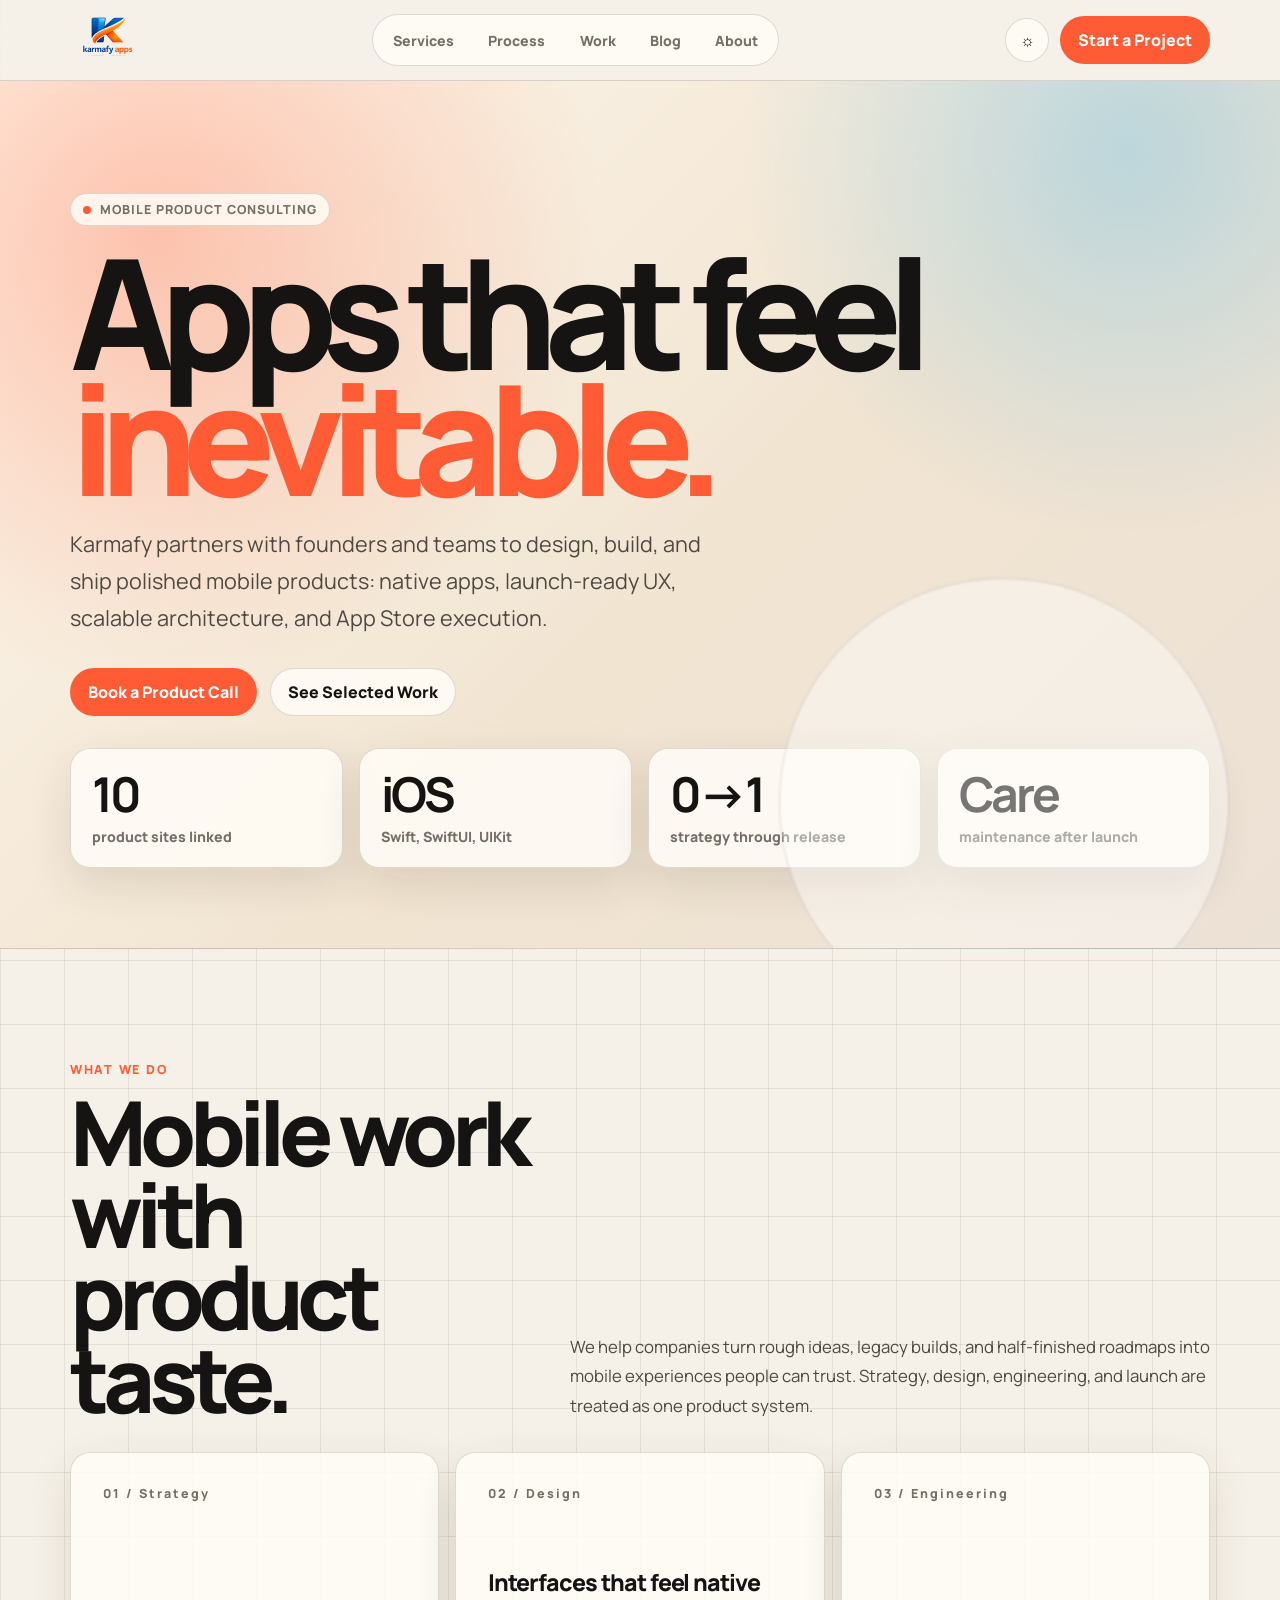
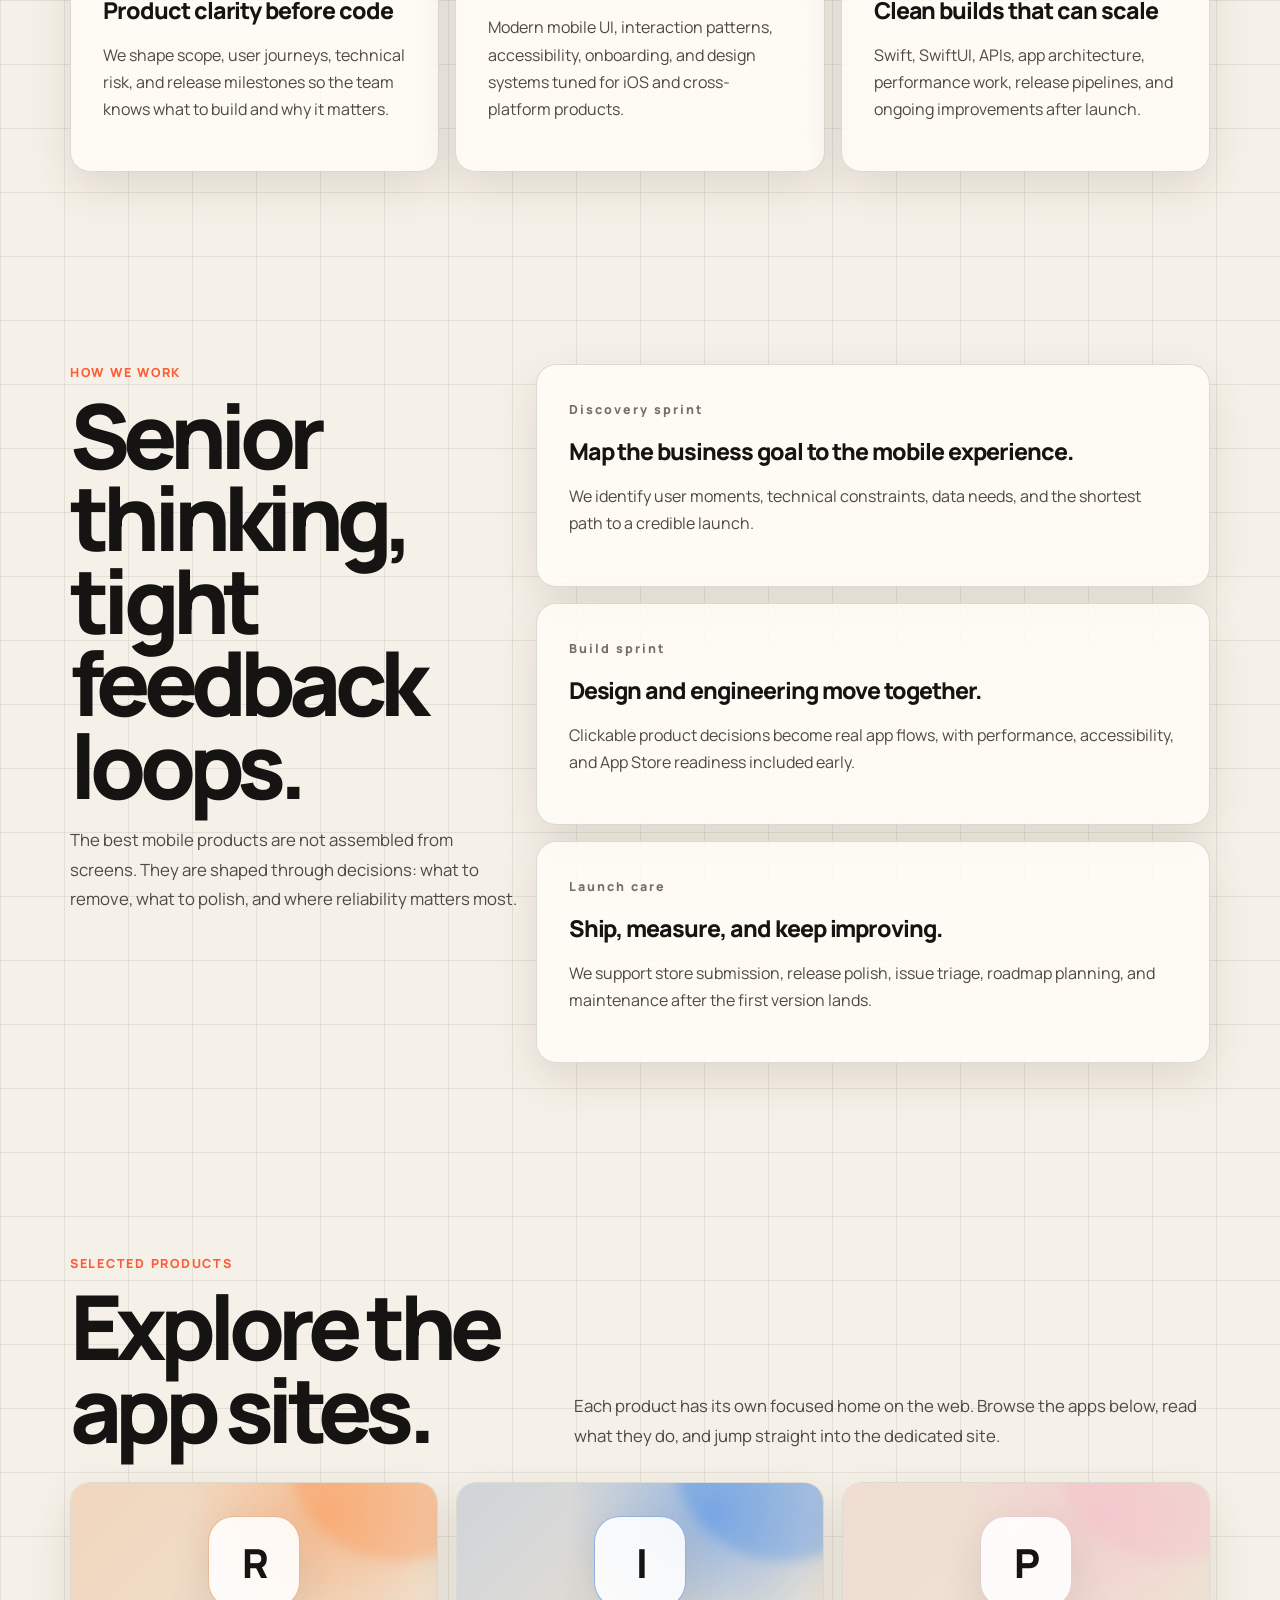
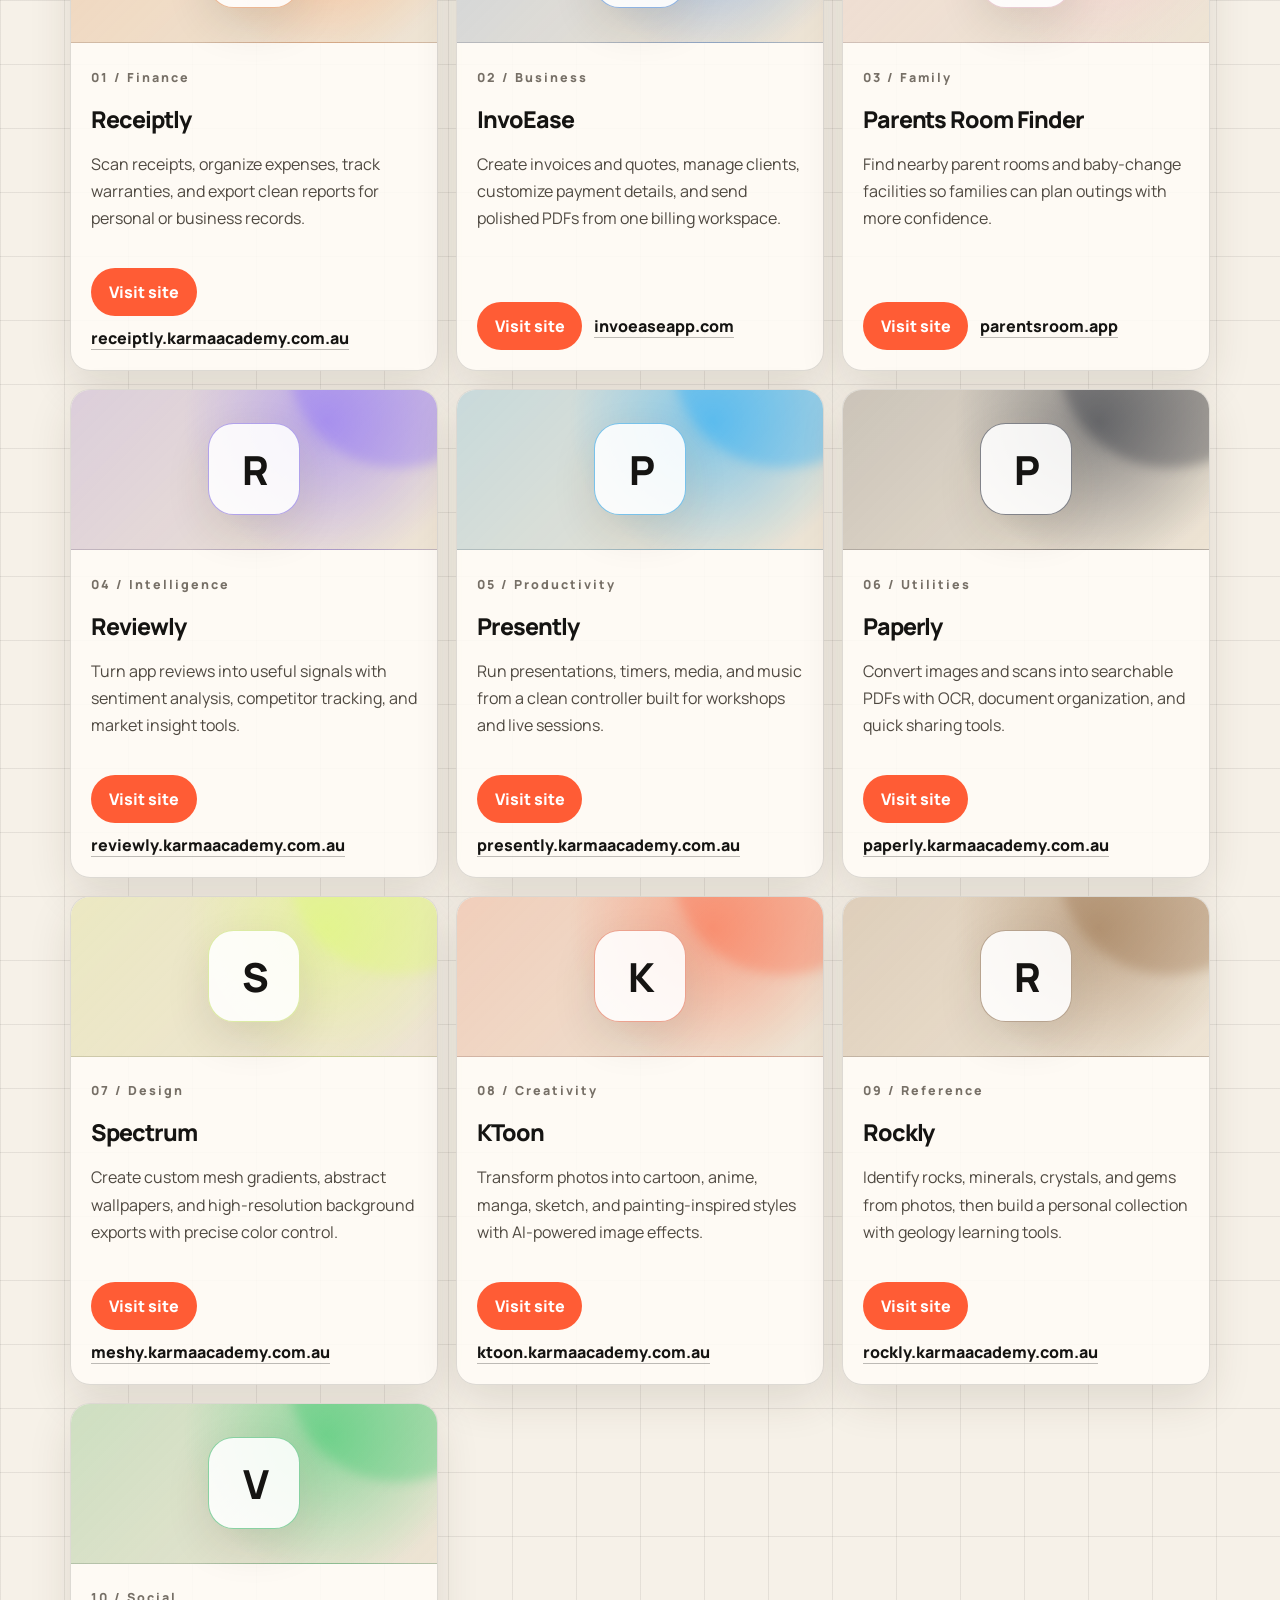
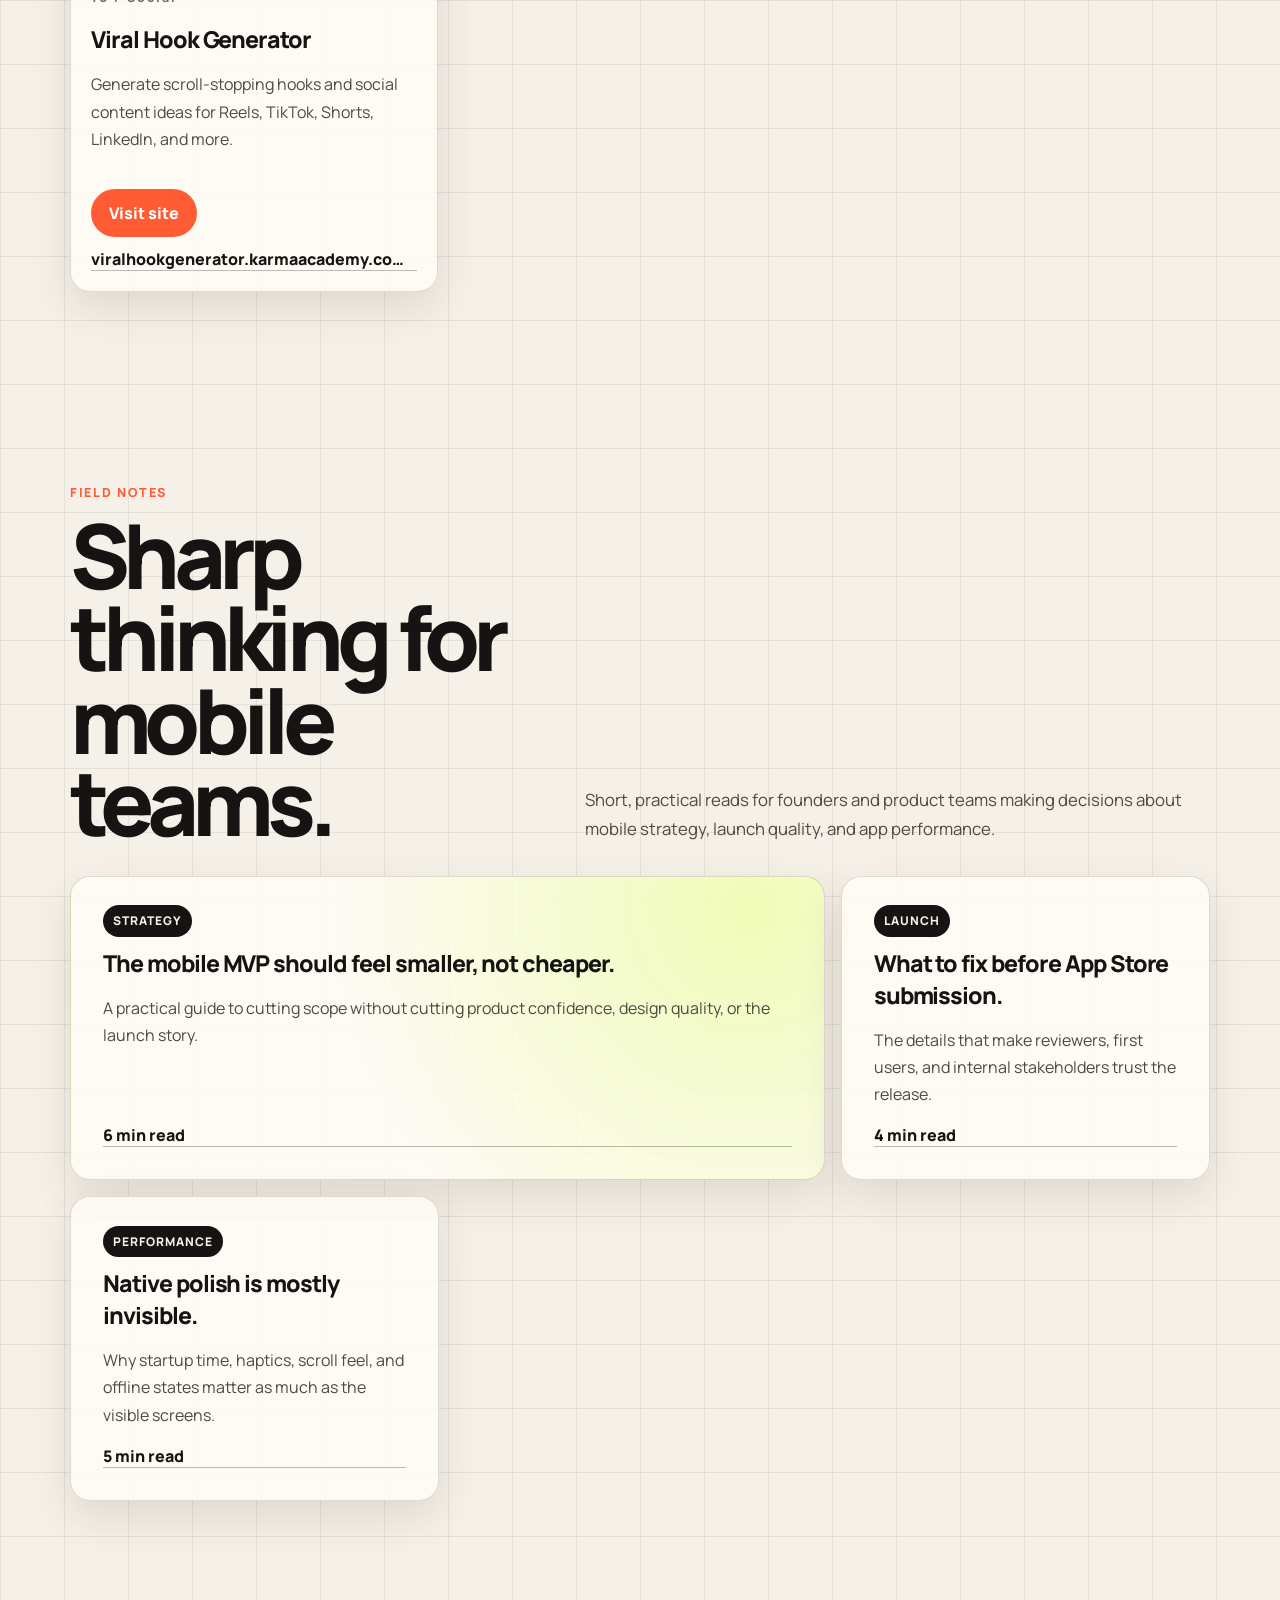
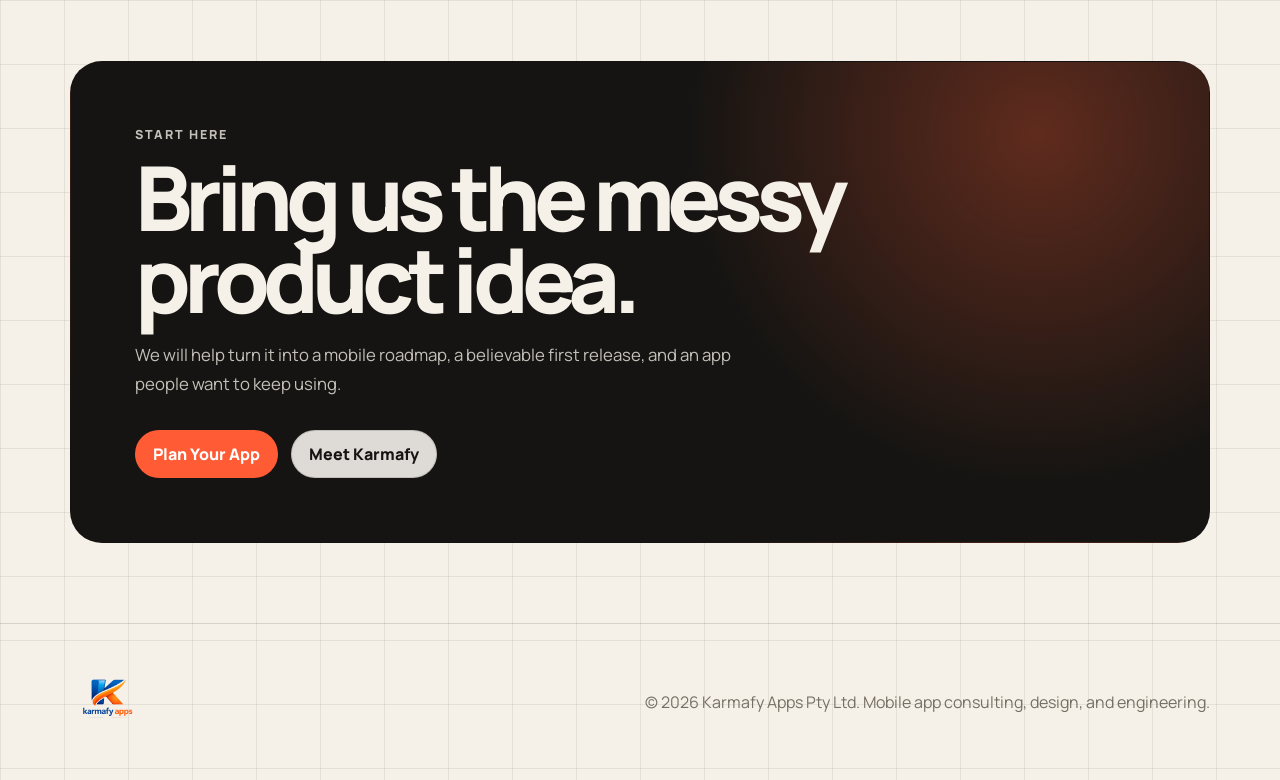
<file: index.html>
<!DOCTYPE html>
<html lang="en">
<head>
    <meta charset="UTF-8">
    <meta name="viewport" content="width=device-width, initial-scale=1.0">
    <meta name="description" content="Karmafy designs, builds, and scales premium mobile apps for ambitious companies.">
    <title>Karmafy Apps Pty Ltd</title>
    <script>
        (function () {
            const savedTheme = localStorage.getItem('karmafy-theme');
            const prefersDark = window.matchMedia && window.matchMedia('(prefers-color-scheme: dark)').matches;
            document.documentElement.dataset.theme = savedTheme || (prefersDark ? 'dark' : 'light');
        })();
    </script>
    <link rel="preconnect" href="https://fonts.googleapis.com">
    <link rel="preconnect" href="https://fonts.gstatic.com" crossorigin>
    <link href="https://fonts.googleapis.com/css2?family=Manrope:wght@400;600;700;800;900&display=swap" rel="stylesheet">
    <link rel="icon" type="image/png" href="assets/karmafy-apps-logo.png">
    <link rel="stylesheet" href="style.css">
</head>
<body>

    <header class="site-header">
        <nav class="site-shell site-nav" aria-label="Primary navigation">
            <a href="index.html" class="brand-mark" aria-label="Karmafy Apps Pty Ltd home">
                <img src="assets/karmafy-apps-logo.png" alt="Karmafy Apps Pty Ltd" class="brand-logo">
            </a>
            <div class="nav-links" aria-label="Page sections">
                <a href="#services">Services</a>
                <a href="#process">Process</a>
                <a href="#apps">Work</a>
                <a href="#blog">Blog</a>
                <a href="about.html">About</a>
            </div>
            <div class="nav-actions">
                <button class="theme-toggle" type="button" aria-label="Switch color theme" data-theme-toggle>
                    <span data-theme-icon>◐</span>
                </button>
                <a href="contact.html" class="pill-button primary">Start a Project</a>
            </div>
        </nav>
    </header>

    <main>
        <section class="hero">
            <div class="site-shell hero-grid">
                <div class="animate-fadeIn">
                    <div class="eyebrow">Mobile product consulting</div>
                    <h1 class="hero-title">Apps that feel <span>inevitable.</span></h1>
                    <p class="hero-copy">
                        Karmafy partners with founders and teams to design, build, and ship polished mobile products: native apps, launch-ready UX, scalable architecture, and App Store execution.
                    </p>
                    <div class="hero-actions">
                        <a href="contact.html" class="pill-button primary">Book a Product Call</a>
                        <a href="#apps" class="pill-button">See Selected Work</a>
                    </div>
                </div>
            </div>

            <div class="site-shell metric-strip" aria-label="Karmafy capabilities">
                <div class="metric-card">
                    <strong>10</strong>
                    <span>product sites linked</span>
                </div>
                <div class="metric-card">
                    <strong>iOS</strong>
                    <span>Swift, SwiftUI, UIKit</span>
                </div>
                <div class="metric-card">
                    <strong>0→1</strong>
                    <span>strategy through release</span>
                </div>
                <div class="metric-card">
                    <strong>Care</strong>
                    <span>maintenance after launch</span>
                </div>
            </div>
        </section>

        <section id="services" class="section">
            <div class="site-shell">
                <div class="split-heading">
                    <div>
                        <p class="section-kicker">What we do</p>
                        <h2 class="section-heading">Mobile work with product taste.</h2>
                    </div>
                    <p class="section-intro">
                        We help companies turn rough ideas, legacy builds, and half-finished roadmaps into mobile experiences people can trust. Strategy, design, engineering, and launch are treated as one product system.
                    </p>
                </div>

                <div class="services-grid">
                    <article class="service-card">
                        <span class="card-index">01 / Strategy</span>
                        <div>
                            <h3>Product clarity before code</h3>
                            <p>We shape scope, user journeys, technical risk, and release milestones so the team knows what to build and why it matters.</p>
                        </div>
                    </article>
                    <article class="service-card">
                        <span class="card-index">02 / Design</span>
                        <div>
                            <h3>Interfaces that feel native</h3>
                            <p>Modern mobile UI, interaction patterns, accessibility, onboarding, and design systems tuned for iOS and cross-platform products.</p>
                        </div>
                    </article>
                    <article class="service-card">
                        <span class="card-index">03 / Engineering</span>
                        <div>
                            <h3>Clean builds that can scale</h3>
                            <p>Swift, SwiftUI, APIs, app architecture, performance work, release pipelines, and ongoing improvements after launch.</p>
                        </div>
                    </article>
                </div>
            </div>
        </section>

        <section id="process" class="section compact">
            <div class="site-shell process-grid">
                <div>
                    <p class="section-kicker">How we work</p>
                    <h2 class="section-heading">Senior thinking, tight feedback loops.</h2>
                    <p class="section-intro">
                        The best mobile products are not assembled from screens. They are shaped through decisions: what to remove, what to polish, and where reliability matters most.
                    </p>
                </div>
                <div class="process-list">
                    <article class="process-card">
                        <span class="card-index">Discovery sprint</span>
                        <h3>Map the business goal to the mobile experience.</h3>
                        <p>We identify user moments, technical constraints, data needs, and the shortest path to a credible launch.</p>
                    </article>
                    <article class="process-card">
                        <span class="card-index">Build sprint</span>
                        <h3>Design and engineering move together.</h3>
                        <p>Clickable product decisions become real app flows, with performance, accessibility, and App Store readiness included early.</p>
                    </article>
                    <article class="process-card">
                        <span class="card-index">Launch care</span>
                        <h3>Ship, measure, and keep improving.</h3>
                        <p>We support store submission, release polish, issue triage, roadmap planning, and maintenance after the first version lands.</p>
                    </article>
                </div>
            </div>
        </section>

        <section id="apps" class="section">
            <div class="site-shell">
                <div class="split-heading">
                    <div>
                        <p class="section-kicker">Selected products</p>
                        <h2 class="section-heading">Explore the app sites.</h2>
                    </div>
                    <p class="section-intro">
                        Each product has its own focused home on the web. Browse the apps below, read what they do, and jump straight into the dedicated site.
                    </p>
                </div>
                <div class="app-grid site-directory">
                    <a class="app-card app-site-card" href="https://receiptly.karmaacademy.com.au/" target="_blank" rel="noopener noreferrer" style="--card-accent: #ff8a3d;">
                        <div class="app-site-mark" aria-hidden="true"><span>R</span></div>
                        <div class="app-body">
                            <span class="card-index">01 / Finance</span>
                            <h3>Receiptly</h3>
                            <p>Scan receipts, organize expenses, track warranties, and export clean reports for personal or business records.</p>
                        </div>
                        <div class="app-actions">
                            <span class="pill-button primary">Visit site</span>
                            <span class="text-link">receiptly.karmaacademy.com.au</span>
                        </div>
                    </a>
                    <a class="app-card app-site-card" href="https://invoeaseapp.com" target="_blank" rel="noopener noreferrer" style="--card-accent: #2f80ed;">
                        <div class="app-site-mark" aria-hidden="true"><span>I</span></div>
                        <div class="app-body">
                            <span class="card-index">02 / Business</span>
                            <h3>InvoEase</h3>
                            <p>Create invoices and quotes, manage clients, customize payment details, and send polished PDFs from one billing workspace.</p>
                        </div>
                        <div class="app-actions">
                            <span class="pill-button primary">Visit site</span>
                            <span class="text-link">invoeaseapp.com</span>
                        </div>
                    </a>
                    <a class="app-card app-site-card" href="https://parentsroom.app" target="_blank" rel="noopener noreferrer" style="--card-accent: #f6b7c8;">
                        <div class="app-site-mark" aria-hidden="true"><span>P</span></div>
                        <div class="app-body">
                            <span class="card-index">03 / Family</span>
                            <h3>Parents Room Finder</h3>
                            <p>Find nearby parent rooms and baby-change facilities so families can plan outings with more confidence.</p>
                        </div>
                        <div class="app-actions">
                            <span class="pill-button primary">Visit site</span>
                            <span class="text-link">parentsroom.app</span>
                        </div>
                    </a>
                    <a class="app-card app-site-card" href="https://reviewly.karmaacademy.com.au" target="_blank" rel="noopener noreferrer" style="--card-accent: #7c5cff;">
                        <div class="app-site-mark" aria-hidden="true"><span>R</span></div>
                        <div class="app-body">
                            <span class="card-index">04 / Intelligence</span>
                            <h3>Reviewly</h3>
                            <p>Turn app reviews into useful signals with sentiment analysis, competitor tracking, and market insight tools.</p>
                        </div>
                        <div class="app-actions">
                            <span class="pill-button primary">Visit site</span>
                            <span class="text-link">reviewly.karmaacademy.com.au</span>
                        </div>
                    </a>
                    <a class="app-card app-site-card" href="https://presently.karmaacademy.com.au" target="_blank" rel="noopener noreferrer" style="--card-accent: #00a3ff;">
                        <div class="app-site-mark" aria-hidden="true"><span>P</span></div>
                        <div class="app-body">
                            <span class="card-index">05 / Productivity</span>
                            <h3>Presently</h3>
                            <p>Run presentations, timers, media, and music from a clean controller built for workshops and live sessions.</p>
                        </div>
                        <div class="app-actions">
                            <span class="pill-button primary">Visit site</span>
                            <span class="text-link">presently.karmaacademy.com.au</span>
                        </div>
                    </a>
                    <a class="app-card app-site-card" href="https://paperly.karmaacademy.com.au" target="_blank" rel="noopener noreferrer" style="--card-accent: #111827;">
                        <div class="app-site-mark" aria-hidden="true"><span>P</span></div>
                        <div class="app-body">
                            <span class="card-index">06 / Utilities</span>
                            <h3>Paperly</h3>
                            <p>Convert images and scans into searchable PDFs with OCR, document organization, and quick sharing tools.</p>
                        </div>
                        <div class="app-actions">
                            <span class="pill-button primary">Visit site</span>
                            <span class="text-link">paperly.karmaacademy.com.au</span>
                        </div>
                    </a>
                    <a class="app-card app-site-card" href="https://meshy.karmaacademy.com.au/privacypolicy/" target="_blank" rel="noopener noreferrer" style="--card-accent: #dcff63;">
                        <div class="app-site-mark" aria-hidden="true"><span>S</span></div>
                        <div class="app-body">
                            <span class="card-index">07 / Design</span>
                            <h3>Spectrum</h3>
                            <p>Create custom mesh gradients, abstract wallpapers, and high-resolution background exports with precise color control.</p>
                        </div>
                        <div class="app-actions">
                            <span class="pill-button primary">Visit site</span>
                            <span class="text-link">meshy.karmaacademy.com.au</span>
                        </div>
                    </a>
                    <a class="app-card app-site-card" href="https://ktoon.karmaacademy.com.au" target="_blank" rel="noopener noreferrer" style="--card-accent: #ff5c35;">
                        <div class="app-site-mark" aria-hidden="true"><span>K</span></div>
                        <div class="app-body">
                            <span class="card-index">08 / Creativity</span>
                            <h3>KToon</h3>
                            <p>Transform photos into cartoon, anime, manga, sketch, and painting-inspired styles with AI-powered image effects.</p>
                        </div>
                        <div class="app-actions">
                            <span class="pill-button primary">Visit site</span>
                            <span class="text-link">ktoon.karmaacademy.com.au</span>
                        </div>
                    </a>
                    <a class="app-card app-site-card" href="https://rockly.karmaacademy.com.au" target="_blank" rel="noopener noreferrer" style="--card-accent: #8b5e34;">
                        <div class="app-site-mark" aria-hidden="true"><span>R</span></div>
                        <div class="app-body">
                            <span class="card-index">09 / Reference</span>
                            <h3>Rockly</h3>
                            <p>Identify rocks, minerals, crystals, and gems from photos, then build a personal collection with geology learning tools.</p>
                        </div>
                        <div class="app-actions">
                            <span class="pill-button primary">Visit site</span>
                            <span class="text-link">rockly.karmaacademy.com.au</span>
                        </div>
                    </a>
                    <a class="app-card app-site-card" href="https://viralhookgenerator.karmaacademy.com.au" target="_blank" rel="noopener noreferrer" style="--card-accent: #22c55e;">
                        <div class="app-site-mark" aria-hidden="true"><span>V</span></div>
                        <div class="app-body">
                            <span class="card-index">10 / Social</span>
                            <h3>Viral Hook Generator</h3>
                            <p>Generate scroll-stopping hooks and social content ideas for Reels, TikTok, Shorts, LinkedIn, and more.</p>
                        </div>
                        <div class="app-actions">
                            <span class="pill-button primary">Visit site</span>
                            <span class="text-link">viralhookgenerator.karmaacademy.com.au</span>
                        </div>
                    </a>
                </div>
            </div>
        </section>

        <section id="blog" class="section compact">
            <div class="site-shell">
                <div class="split-heading">
                    <div>
                        <p class="section-kicker">Field notes</p>
                        <h2 class="section-heading">Sharp thinking for mobile teams.</h2>
                    </div>
                    <p class="section-intro">
                        Short, practical reads for founders and product teams making decisions about mobile strategy, launch quality, and app performance.
                    </p>
                </div>
                <div class="blog-grid">
                    <article class="blog-card featured">
                        <div>
                            <span class="blog-tag">Strategy</span>
                            <h3>The mobile MVP should feel smaller, not cheaper.</h3>
                            <p>A practical guide to cutting scope without cutting product confidence, design quality, or the launch story.</p>
                        </div>
                        <span class="text-link">6 min read</span>
                    </article>
                    <article class="blog-card">
                        <div>
                            <span class="blog-tag">Launch</span>
                            <h3>What to fix before App Store submission.</h3>
                            <p>The details that make reviewers, first users, and internal stakeholders trust the release.</p>
                        </div>
                        <span class="text-link">4 min read</span>
                    </article>
                    <article class="blog-card">
                        <div>
                            <span class="blog-tag">Performance</span>
                            <h3>Native polish is mostly invisible.</h3>
                            <p>Why startup time, haptics, scroll feel, and offline states matter as much as the visible screens.</p>
                        </div>
                        <span class="text-link">5 min read</span>
                    </article>
                </div>
            </div>
        </section>

        <section class="section compact">
            <div class="site-shell">
                <div class="cta-panel">
                    <p class="section-kicker">Start here</p>
                    <h2 class="section-heading">Bring us the messy product idea.</h2>
                    <p class="section-intro">
                        We will help turn it into a mobile roadmap, a believable first release, and an app people want to keep using.
                    </p>
                    <div class="hero-actions">
                        <a href="contact.html" class="pill-button primary">Plan Your App</a>
                        <a href="about.html" class="pill-button">Meet Karmafy</a>
                    </div>
                </div>
            </div>
        </section>
    </main>

    <footer class="site-footer">
        <div class="site-shell footer-grid">
            <a href="index.html" class="brand-mark" aria-label="Karmafy Apps Pty Ltd home">
                <img src="assets/karmafy-apps-logo.png" alt="Karmafy Apps Pty Ltd" class="brand-logo">
            </a>
            <p>&copy; 2026 Karmafy Apps Pty Ltd. Mobile app consulting, design, and engineering.</p>
        </div>
    </footer>

    <script>
        document.addEventListener('DOMContentLoaded', () => {
            window.KarmafyTheme?.init();
            window.KarmafyEmail?.init();
        });
    </script>
    <script src="site.js"></script>
</body>
</html>
</file>
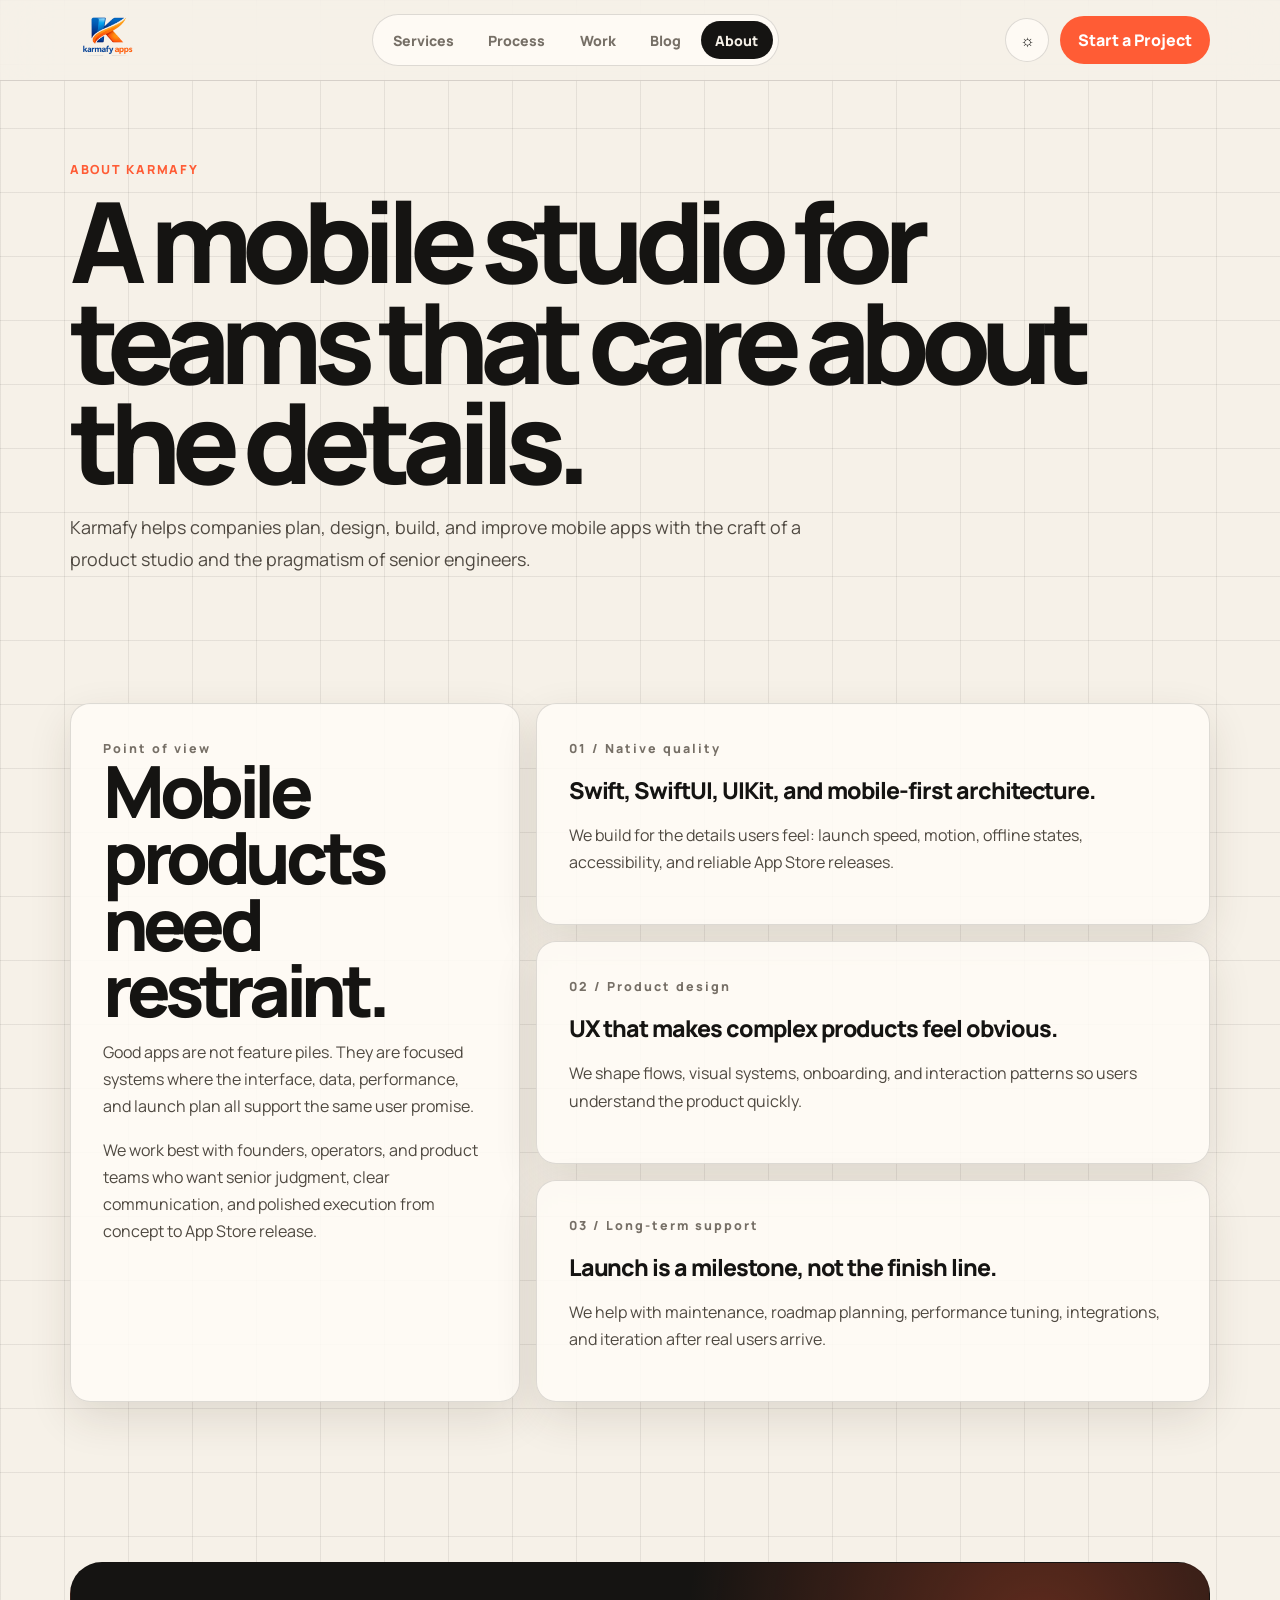
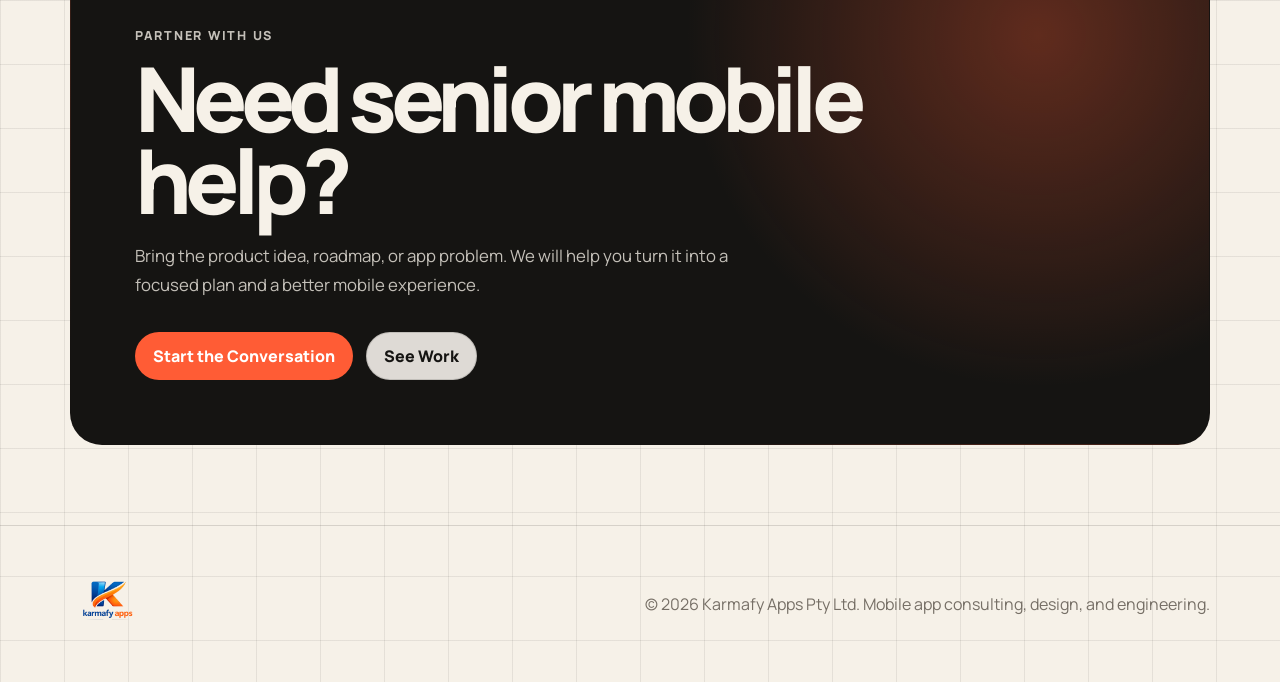
<file: about.html>
<!DOCTYPE html>
<html lang="en">
<head>
    <meta charset="UTF-8">
    <meta name="viewport" content="width=device-width, initial-scale=1.0">
    <meta name="description" content="Learn how Karmafy approaches mobile app strategy, design, engineering, and launch support.">
    <title>Karmafy Apps Pty Ltd</title>
    <script>
        (function () {
            const savedTheme = localStorage.getItem('karmafy-theme');
            const prefersDark = window.matchMedia && window.matchMedia('(prefers-color-scheme: dark)').matches;
            document.documentElement.dataset.theme = savedTheme || (prefersDark ? 'dark' : 'light');
        })();
    </script>
    <link rel="preconnect" href="https://fonts.googleapis.com">
    <link rel="preconnect" href="https://fonts.gstatic.com" crossorigin>
    <link href="https://fonts.googleapis.com/css2?family=Manrope:wght@400;600;700;800;900&display=swap" rel="stylesheet">
    <link rel="icon" type="image/png" href="assets/karmafy-apps-logo.png">
    <link rel="stylesheet" href="style.css">
</head>
<body>
    <header class="site-header">
        <nav class="site-shell site-nav" aria-label="Primary navigation">
            <a href="index.html" class="brand-mark" aria-label="Karmafy Apps Pty Ltd home">
                <img src="assets/karmafy-apps-logo.png" alt="Karmafy Apps Pty Ltd" class="brand-logo">
            </a>
            <div class="nav-links" aria-label="Primary links">
                <a href="index.html#services">Services</a>
                <a href="index.html#process">Process</a>
                <a href="index.html#apps">Work</a>
                <a href="index.html#blog">Blog</a>
                <a href="about.html" aria-current="page">About</a>
            </div>
            <div class="nav-actions">
                <button class="theme-toggle" type="button" aria-label="Switch color theme" data-theme-toggle>
                    <span data-theme-icon>◐</span>
                </button>
                <a href="contact.html" class="pill-button primary">Start a Project</a>
            </div>
        </nav>
    </header>

    <main>
        <section class="page-hero">
            <div class="site-shell">
                <p class="section-kicker">About Karmafy</p>
                <h1 class="page-title">A mobile studio for teams that care about the details.</h1>
                <p class="page-copy">
                    Karmafy helps companies plan, design, build, and improve mobile apps with the craft of a product studio and the pragmatism of senior engineers.
                </p>
            </div>
        </section>

        <section class="section compact">
            <div class="site-shell process-grid">
                <article class="content-card">
                    <span class="card-index">Point of view</span>
                    <h2 class="section-heading" style="font-size: clamp(2.4rem, 6vw, 4.5rem);">Mobile products need restraint.</h2>
                    <p>
                        Good apps are not feature piles. They are focused systems where the interface, data, performance, and launch plan all support the same user promise.
                    </p>
                    <p>
                        We work best with founders, operators, and product teams who want senior judgment, clear communication, and polished execution from concept to App Store release.
                    </p>
                </article>

                <div class="process-list">
                    <article class="process-card">
                        <span class="card-index">01 / Native quality</span>
                        <h3>Swift, SwiftUI, UIKit, and mobile-first architecture.</h3>
                        <p>We build for the details users feel: launch speed, motion, offline states, accessibility, and reliable App Store releases.</p>
                    </article>
                    <article class="process-card">
                        <span class="card-index">02 / Product design</span>
                        <h3>UX that makes complex products feel obvious.</h3>
                        <p>We shape flows, visual systems, onboarding, and interaction patterns so users understand the product quickly.</p>
                    </article>
                    <article class="process-card">
                        <span class="card-index">03 / Long-term support</span>
                        <h3>Launch is a milestone, not the finish line.</h3>
                        <p>We help with maintenance, roadmap planning, performance tuning, integrations, and iteration after real users arrive.</p>
                    </article>
                </div>
            </div>
        </section>

        <section class="section compact">
            <div class="site-shell">
                <div class="cta-panel">
                    <p class="section-kicker">Partner with us</p>
                    <h2 class="section-heading">Need senior mobile help?</h2>
                    <p class="section-intro">Bring the product idea, roadmap, or app problem. We will help you turn it into a focused plan and a better mobile experience.</p>
                    <div class="hero-actions">
                        <a href="contact.html" class="pill-button primary">Start the Conversation</a>
                        <a href="index.html#apps" class="pill-button">See Work</a>
                    </div>
                </div>
            </div>
        </section>
    </main>

    <footer class="site-footer">
        <div class="site-shell footer-grid">
            <a href="index.html" class="brand-mark" aria-label="Karmafy Apps Pty Ltd home">
                <img src="assets/karmafy-apps-logo.png" alt="Karmafy Apps Pty Ltd" class="brand-logo">
            </a>
            <p>&copy; 2026 Karmafy Apps Pty Ltd. Mobile app consulting, design, and engineering.</p>
        </div>
    </footer>
    <script src="site.js"></script>
    <script>
        document.addEventListener('DOMContentLoaded', () => {
            window.KarmafyTheme?.init();
            window.KarmafyEmail?.init();
        });
    </script>

</body>
</html>
</file>
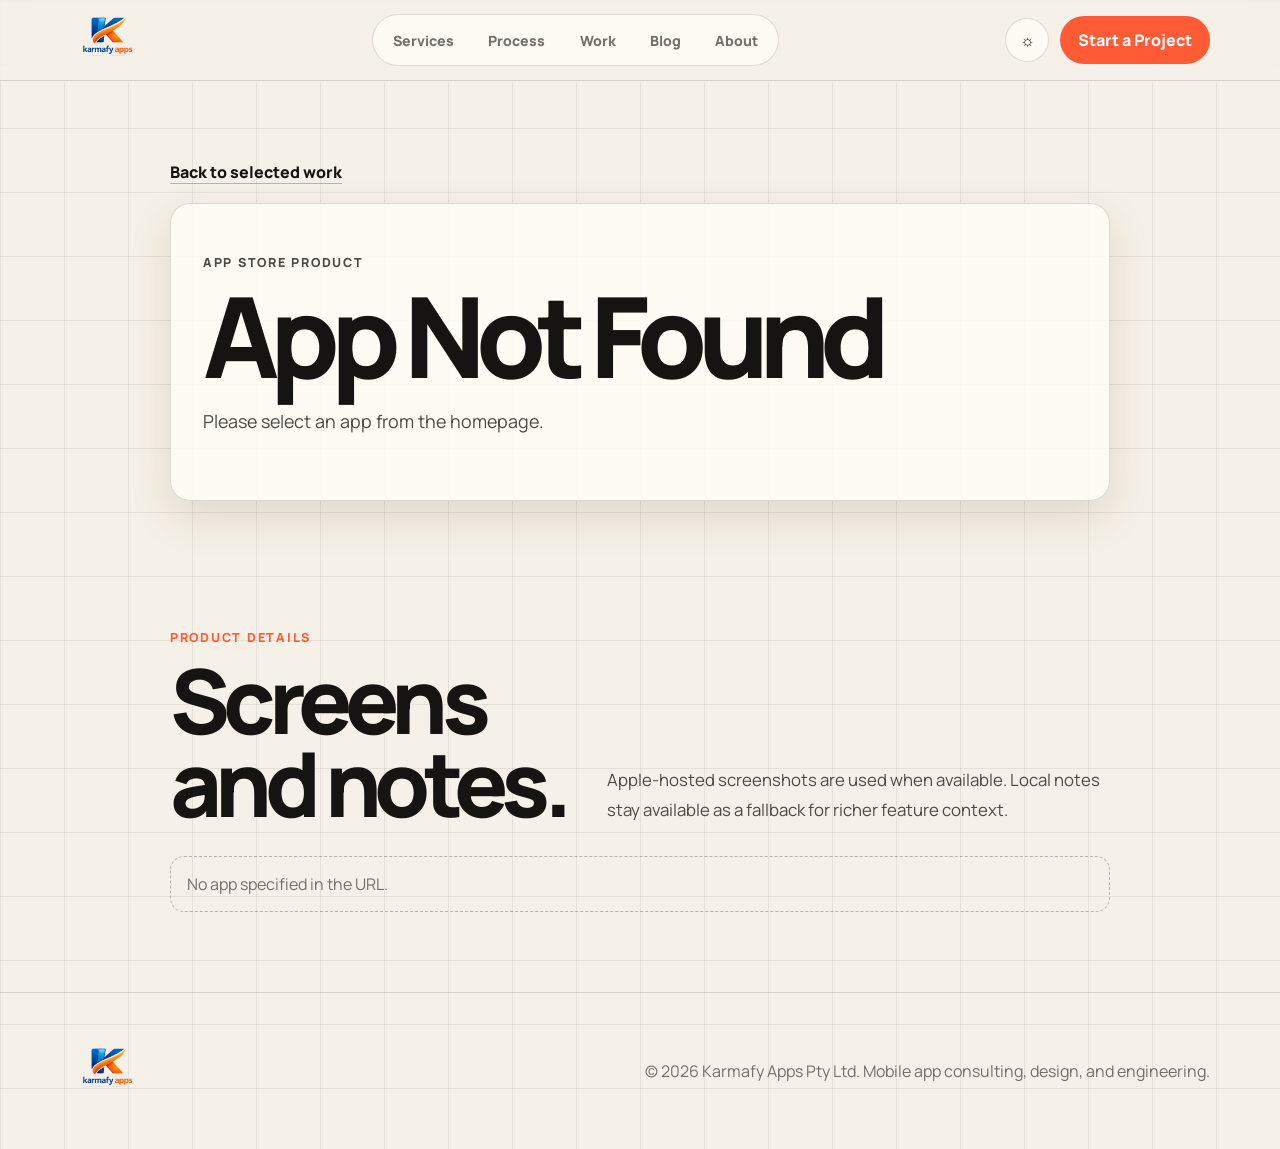
<file: app-detail.html>
<!DOCTYPE html>
<html lang="en">
<head>
    <meta charset="UTF-8">
    <meta name="viewport" content="width=device-width, initial-scale=1.0">
    <title>Karmafy Apps Pty Ltd</title>
    <script>
        (function () {
            const savedTheme = localStorage.getItem('karmafy-theme');
            const prefersDark = window.matchMedia && window.matchMedia('(prefers-color-scheme: dark)').matches;
            document.documentElement.dataset.theme = savedTheme || (prefersDark ? 'dark' : 'light');
        })();
    </script>
    <link rel="preconnect" href="https://fonts.googleapis.com">
    <link rel="preconnect" href="https://fonts.gstatic.com" crossorigin>
    <link href="https://fonts.googleapis.com/css2?family=Manrope:wght@400;600;700;800;900&display=swap" rel="stylesheet">
    <link rel="icon" type="image/png" href="assets/karmafy-apps-logo.png">
    <link rel="stylesheet" href="style.css">
</head>
<body>
    <header class="site-header">
        <nav class="site-shell site-nav" aria-label="Primary navigation">
            <a href="index.html" class="brand-mark" aria-label="Karmafy Apps Pty Ltd home">
                <img src="assets/karmafy-apps-logo.png" alt="Karmafy Apps Pty Ltd" class="brand-logo">
            </a>
            <div class="nav-links" aria-label="Primary links">
                <a href="index.html#services">Services</a>
                <a href="index.html#process">Process</a>
                <a href="index.html#apps">Work</a>
                <a href="index.html#blog">Blog</a>
                <a href="about.html">About</a>
            </div>
            <div class="nav-actions">
                <button class="theme-toggle" type="button" aria-label="Switch color theme" data-theme-toggle>
                    <span data-theme-icon>◐</span>
                </button>
                <a href="contact.html" class="pill-button primary">Start a Project</a>
            </div>
        </nav>
    </header>

    <main>
        <section class="detail-hero">
            <div class="site-shell detail-shell">
                <a href="index.html#apps" class="text-link">Back to selected work</a>
                <div class="content-card" style="margin-top: 1.25rem;">
                    <div id="app-icon-wrap" class="app-meta"></div>
                    <p class="section-kicker">App Store product</p>
                    <h1 id="app-name" class="detail-title">Loading app...</h1>
                    <p id="app-tagline" class="detail-copy">Pulling the latest generated Apple metadata.</p>
                    <div id="app-actions" class="hero-actions"></div>
                </div>
            </div>
        </section>

        <section class="section compact">
            <div class="site-shell detail-shell">
                <div class="split-heading">
                    <div>
                        <p class="section-kicker">Product details</p>
                        <h2 class="section-heading">Screens and notes.</h2>
                    </div>
                    <p class="section-intro">
                        Apple-hosted screenshots are used when available. Local notes stay available as a fallback for richer feature context.
                    </p>
                </div>
                <div id="screenshots-container" class="screenshots-grid"></div>
                <div id="loading-placeholder" class="status-note">Loading app details...</div>
            </div>
        </section>
    </main>

    <footer class="site-footer">
        <div class="site-shell footer-grid">
            <a href="index.html" class="brand-mark" aria-label="Karmafy Apps Pty Ltd home">
                <img src="assets/karmafy-apps-logo.png" alt="Karmafy Apps Pty Ltd" class="brand-logo">
            </a>
            <p>&copy; 2026 Karmafy Apps Pty Ltd. Mobile app consulting, design, and engineering.</p>
        </div>
    </footer>

    <script>
        document.addEventListener('DOMContentLoaded', () => {
            window.KarmafyTheme?.init();
            window.KarmafyEmail?.init();

            const params = new URLSearchParams(window.location.search);
            const appParam = params.get('app');
            const screenshotsContainer = document.getElementById('screenshots-container');
            const appNameHeading = document.getElementById('app-name');
            const appTagline = document.getElementById('app-tagline');
            const loadingPlaceholder = document.getElementById('loading-placeholder');
            const appActions = document.getElementById('app-actions');
            const appIconWrap = document.getElementById('app-icon-wrap');

            function appendText(parent, tagName, className, text) {
                const element = document.createElement(tagName);
                if (className) element.className = className;
                element.textContent = text;
                parent.appendChild(element);
                return element;
            }

            function appStoreUrl(app) {
                return app.trackViewUrl || (app.appId ? `https://apps.apple.com/app/id${app.appId}` : '');
            }

            function localImageUrl(slug, index) {
                return `assets/${slug}/${index}.png`;
            }

            function appleScreenshotUrls(app) {
                return [
                    ...(Array.isArray(app.screenshotUrls) ? app.screenshotUrls : []),
                    ...(Array.isArray(app.ipadScreenshotUrls) ? app.ipadScreenshotUrls : [])
                ];
            }

            function createScreenshotItem(app, imageUrl, description, index) {
                const item = document.createElement('article');
                item.className = 'screenshot-detail-item scroll-animate';

                const media = document.createElement('div');
                const image = document.createElement('img');
                image.src = imageUrl;
                image.alt = `${app.trackName || 'App'} screenshot ${index + 1}`;
                image.loading = 'lazy';
                image.onerror = () => {
                    media.replaceChildren();
                    const frame = document.createElement('div');
                    frame.className = index % 2 === 0 ? 'phone-screen' : 'phone-screen alt';
                    frame.style.minHeight = '28rem';
                    frame.setAttribute('aria-hidden', 'true');
                    media.appendChild(frame);
                };
                media.appendChild(image);

                const copy = document.createElement('div');
                copy.className = 'screenshot-copy';
                appendText(copy, 'span', 'card-index', `Screen ${index + 1}`);
                appendText(copy, 'p', '', description || app.description || 'A focused product moment from the app experience.');

                item.append(media, copy);
                return item;
            }

            function setupScrollAnimations() {
                const animatedItems = document.querySelectorAll('.scroll-animate');
                const observer = new IntersectionObserver((entries) => {
                    entries.forEach((entry) => {
                        if (entry.isIntersecting) {
                            entry.target.classList.add('visible');
                            observer.unobserve(entry.target);
                        }
                    });
                }, { threshold: 0.1 });
                animatedItems.forEach((item) => observer.observe(item));
            }

            function renderApp(app) {
                const name = app.trackName || 'Karmafy App';
                document.title = `${name} - Karmafy`;
                appNameHeading.textContent = name;
                appTagline.textContent = app.description || 'A mobile product designed and engineered by Karmafy.';

                const iconUrl = app.artworkUrl512 || app.artworkUrl100;
                appIconWrap.replaceChildren();
                if (iconUrl) {
                    const icon = document.createElement('img');
                    icon.src = iconUrl;
                    icon.alt = `${name} icon`;
                    icon.width = 72;
                    icon.height = 72;
                    icon.style.borderRadius = '1rem';
                    icon.style.boxShadow = 'var(--shadow-tight)';
                    appIconWrap.appendChild(icon);
                }
                appendText(appIconWrap, 'span', 'chip', app.primaryGenreName || 'Mobile App');
                if (app.version) appendText(appIconWrap, 'span', 'chip', `v${app.version}`);

                appActions.replaceChildren();
                const storeUrl = appStoreUrl(app);
                if (storeUrl) {
                    const storeLink = document.createElement('a');
                    storeLink.className = 'pill-button primary';
                    storeLink.href = storeUrl;
                    storeLink.target = '_blank';
                    storeLink.rel = 'noopener noreferrer';
                    storeLink.textContent = 'Open on App Store';
                    appActions.appendChild(storeLink);
                }
                const contactLink = document.createElement('a');
                contactLink.className = 'pill-button';
                contactLink.href = 'contact.html';
                contactLink.textContent = 'Build Something Similar';
                appActions.appendChild(contactLink);

                const descriptions = app.localDescriptions || {};
                const screenshots = appleScreenshotUrls(app);
                const items = [];

                if (screenshots.length) {
                    screenshots.slice(0, 6).forEach((url, index) => {
                        items.push(createScreenshotItem(app, url, descriptions[`${index + 1}.png`], index));
                    });
                } else {
                    Object.values(descriptions).slice(0, 6).forEach((description, index) => {
                        items.push(createScreenshotItem(app, localImageUrl(app.slug, index + 1), description, index));
                    });
                }

                if (!items.length) {
                    const fallback = document.createElement('article');
                    fallback.className = 'content-card';
                    appendText(fallback, 'h3', '', 'Live App Store metadata is available.');
                    appendText(fallback, 'p', '', app.description || 'Detailed screenshots were not returned by Apple for this storefront, but the generated metadata is ready for display.');
                    items.push(fallback);
                }

                screenshotsContainer.replaceChildren(...items);
                loadingPlaceholder.hidden = true;
                setupScrollAnimations();
            }

            async function loadLocalFallback(slug) {
                const response = await fetch(`assets/${slug}/descriptions.json`);
                if (!response.ok) throw new Error('Local fallback unavailable');
                const data = await response.json();
                return {
                    slug,
                    appId: data.appId || '',
                    trackName: slug.charAt(0).toUpperCase() + slug.slice(1),
                    description: data.tagline || 'A mobile product designed and engineered by Karmafy.',
                    localDescriptions: Object.fromEntries(Object.entries(data).filter(([key]) => key.endsWith('.png')))
                };
            }

            async function loadApp() {
                if (!appParam) {
                appNameHeading.textContent = 'App Not Found';
                appTagline.textContent = 'Please select an app from the homepage.';
                loadingPlaceholder.textContent = 'No app specified in the URL.';
                return;
            }

                try {
                    const response = await fetch('data/apps.json', { cache: 'no-store' });
                    if (!response.ok) throw new Error(`Generated metadata unavailable: ${response.status}`);
                    const payload = await response.json();
                    const apps = Array.isArray(payload.apps) ? payload.apps : [];
                    const app = apps.find((item) => item.slug === appParam || item.appId === appParam);
                    if (!app) throw new Error('App not found in generated metadata');
                    renderApp(app);
                } catch (error) {
                    console.warn('Generated app metadata failed, trying local fallback:', error);
                    try {
                        renderApp(await loadLocalFallback(appParam));
                    } catch (fallbackError) {
                        appNameHeading.textContent = 'Error Loading App';
                        appTagline.textContent = 'Could not load app details. Please try again later.';
                    loadingPlaceholder.textContent = `Error: ${error.message}`;
                    }
                }
            }

            loadApp();
        });
    </script>
    <script src="site.js"></script>

</body>
</html>
</file>
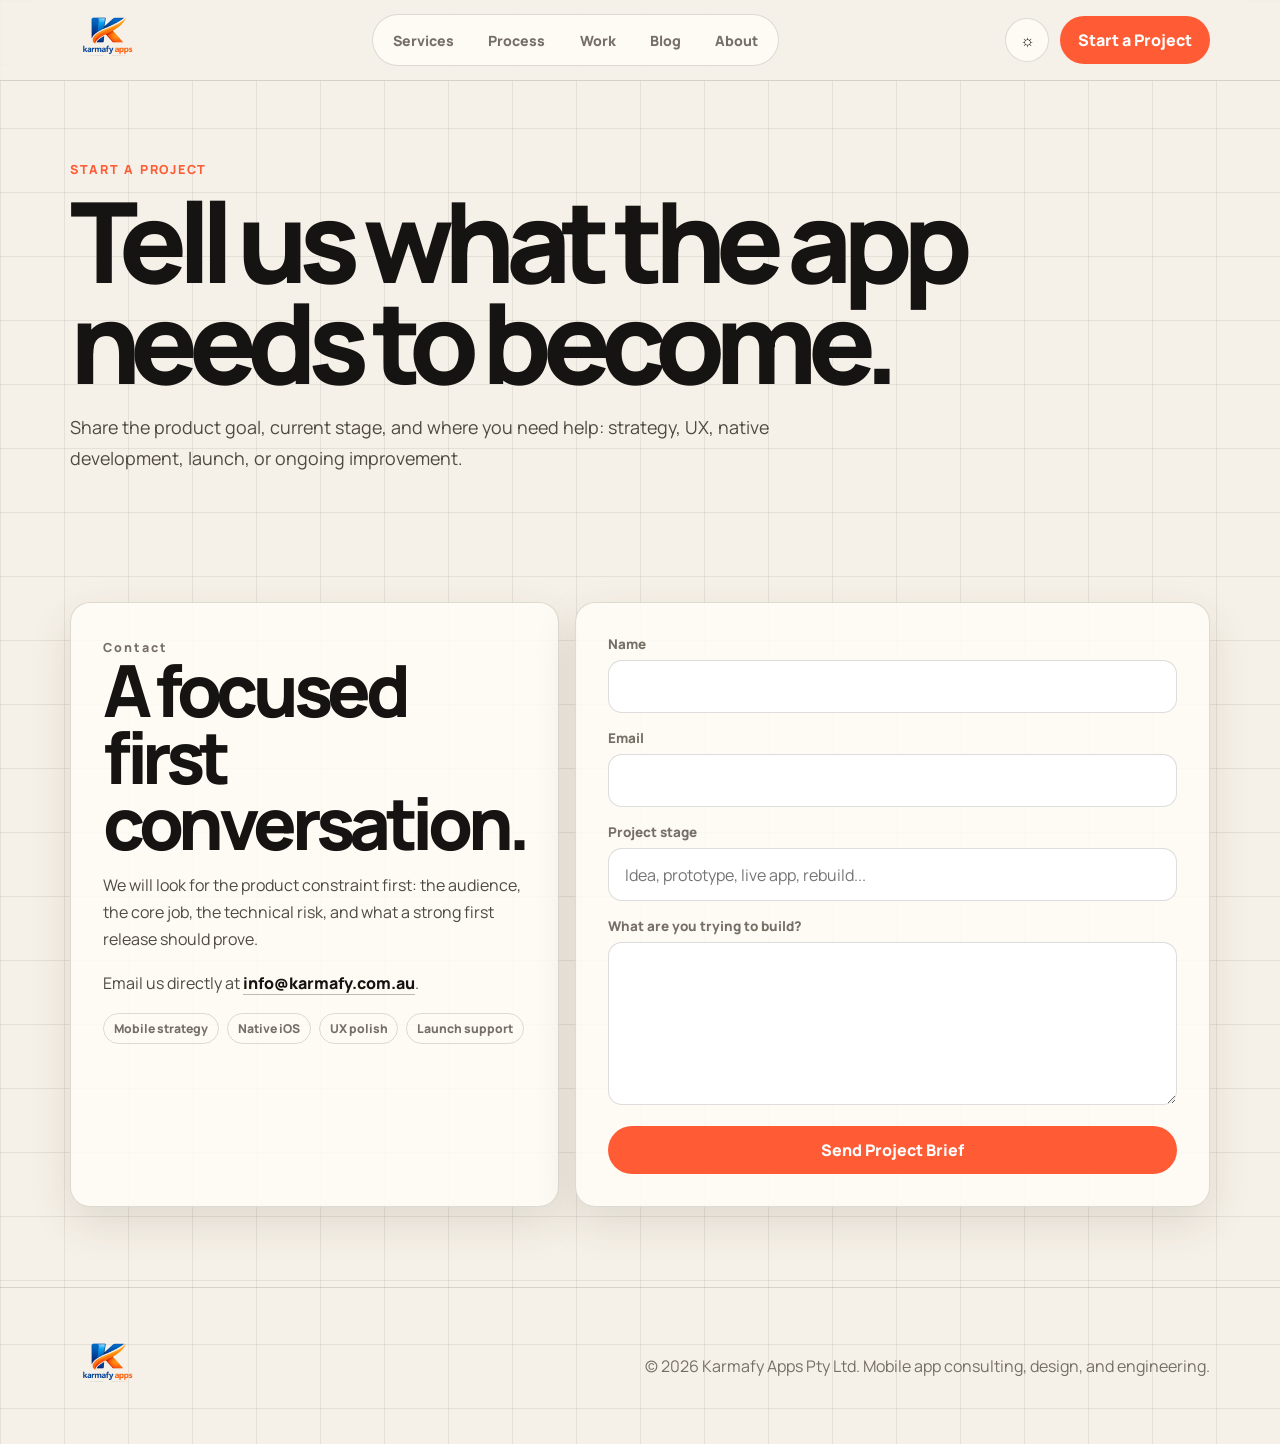
<file: contact.html>
<!DOCTYPE html>
<html lang="en">
<head>
    <meta charset="UTF-8">
    <meta name="viewport" content="width=device-width, initial-scale=1.0">
    <meta name="description" content="Contact Karmafy to plan, design, build, or improve a mobile app.">
    <title>Karmafy Apps Pty Ltd</title>
    <script>
        (function () {
            const savedTheme = localStorage.getItem('karmafy-theme');
            const prefersDark = window.matchMedia && window.matchMedia('(prefers-color-scheme: dark)').matches;
            document.documentElement.dataset.theme = savedTheme || (prefersDark ? 'dark' : 'light');
        })();
    </script>
    <link rel="preconnect" href="https://fonts.googleapis.com">
    <link rel="preconnect" href="https://fonts.gstatic.com" crossorigin>
    <link href="https://fonts.googleapis.com/css2?family=Manrope:wght@400;600;700;800;900&display=swap" rel="stylesheet">
    <link rel="icon" type="image/png" href="assets/karmafy-apps-logo.png">
    <link rel="stylesheet" href="style.css">
</head>
<body>
    <header class="site-header">
        <nav class="site-shell site-nav" aria-label="Primary navigation">
            <a href="index.html" class="brand-mark" aria-label="Karmafy Apps Pty Ltd home">
                <img src="assets/karmafy-apps-logo.png" alt="Karmafy Apps Pty Ltd" class="brand-logo">
            </a>
            <div class="nav-links" aria-label="Primary links">
                <a href="index.html#services">Services</a>
                <a href="index.html#process">Process</a>
                <a href="index.html#apps">Work</a>
                <a href="index.html#blog">Blog</a>
                <a href="about.html">About</a>
            </div>
            <div class="nav-actions">
                <button class="theme-toggle" type="button" aria-label="Switch color theme" data-theme-toggle>
                    <span data-theme-icon>◐</span>
                </button>
                <a href="contact.html" class="pill-button primary" aria-current="page">Start a Project</a>
            </div>
        </nav>
    </header>

    <main>
        <section class="page-hero">
            <div class="site-shell">
                <p class="section-kicker">Start a project</p>
                <h1 class="page-title">Tell us what the app needs to become.</h1>
                <p class="page-copy">
                    Share the product goal, current stage, and where you need help: strategy, UX, native development, launch, or ongoing improvement.
                </p>
            </div>
        </section>

        <section class="section compact">
            <div class="site-shell process-grid">
                <div class="content-card">
                    <span class="card-index">Contact</span>
                    <h2 class="section-heading" style="font-size: clamp(2.4rem, 6vw, 4.5rem);">A focused first conversation.</h2>
                    <p>
                        We will look for the product constraint first: the audience, the core job, the technical risk, and what a strong first release should prove.
                    </p>
                    <p>
                        Email us directly at <a href="#" class="text-link" data-email-user="info" data-email-domain="karmafy.com.au" aria-label="Email Karmafy Apps Pty Ltd">info [at] karmafy [dot] com [dot] au</a>.
                    </p>
                    <div class="app-meta">
                        <span class="chip">Mobile strategy</span>
                        <span class="chip">Native iOS</span>
                        <span class="chip">UX polish</span>
                        <span class="chip">Launch support</span>
                    </div>
                </div>

                <form action="#" method="POST" enctype="text/plain" class="content-card form-grid" data-email-user="info" data-email-domain="karmafy.com.au">
                    <div>
                        <label for="name" class="field-label">Name</label>
                        <input type="text" id="name" name="name" required class="field-control" autocomplete="name">
                    </div>
                    <div>
                        <label for="email" class="field-label">Email</label>
                        <input type="email" id="email" name="email" required class="field-control" autocomplete="email">
                    </div>
                    <div>
                        <label for="stage" class="field-label">Project stage</label>
                        <input type="text" id="stage" name="stage" class="field-control" placeholder="Idea, prototype, live app, rebuild...">
                    </div>
                    <div>
                        <label for="message" class="field-label">What are you trying to build?</label>
                        <textarea id="message" name="message" rows="6" required class="field-control"></textarea>
                    </div>
                    <button type="submit" class="pill-button primary">Send Project Brief</button>
                </form>
            </div>
        </section>
    </main>

    <footer class="site-footer">
        <div class="site-shell footer-grid">
            <a href="index.html" class="brand-mark" aria-label="Karmafy Apps Pty Ltd home">
                <img src="assets/karmafy-apps-logo.png" alt="Karmafy Apps Pty Ltd" class="brand-logo">
            </a>
            <p>&copy; 2026 Karmafy Apps Pty Ltd. Mobile app consulting, design, and engineering.</p>
        </div>
    </footer>
    <script src="site.js"></script>
    <script>
        document.addEventListener('DOMContentLoaded', () => {
            window.KarmafyTheme?.init();
            window.KarmafyEmail?.init();
        });
    </script>
</body>
</html>
</file>
<file: style.css>
/* Karmafy visual system: static CSS for GitHub Pages, no Tailwind build required. */
:root {
    color-scheme: light;
    --bg: #f6f1e8;
    --bg-strong: #eee4d4;
    --surface: rgba(255, 252, 246, 0.86);
    --surface-solid: #fffaf1;
    --surface-raised: #ffffff;
    --ink: #151412;
    --ink-soft: #4f4941;
    --muted: #766f66;
    --border: rgba(21, 20, 18, 0.14);
    --border-strong: rgba(21, 20, 18, 0.28);
    --accent: #ff5c35;
    --accent-ink: #2f1209;
    --accent-2: #00a3ff;
    --accent-3: #d6ff43;
    --shadow: 0 24px 80px rgba(55, 42, 27, 0.14);
    --shadow-tight: 0 16px 44px rgba(55, 42, 27, 0.12);
    --hero-gradient:
        radial-gradient(circle at 12% 18%, rgba(255, 92, 53, 0.32), transparent 28rem),
        radial-gradient(circle at 88% 8%, rgba(0, 163, 255, 0.22), transparent 24rem),
        linear-gradient(135deg, #fff8ed 0%, #f1e4d1 56%, #ece1d5 100%);
    --grid-line: rgba(21, 20, 18, 0.08);
    --radius-xl: 2rem;
    --radius-lg: 1.25rem;
    --radius-md: 0.875rem;
    --max-width: 1180px;
}

@media (prefers-color-scheme: dark) {
    :root {
        color-scheme: dark;
        --bg: #0d0d0f;
        --bg-strong: #171719;
        --surface: rgba(24, 24, 26, 0.82);
        --surface-solid: #151517;
        --surface-raised: #1d1d20;
        --ink: #f7f1e8;
        --ink-soft: #d5ccbf;
        --muted: #a79d91;
        --border: rgba(247, 241, 232, 0.13);
        --border-strong: rgba(247, 241, 232, 0.25);
        --accent: #ff704d;
        --accent-ink: #1d0904;
        --accent-2: #4cc3ff;
        --accent-3: #dcff63;
        --shadow: 0 26px 90px rgba(0, 0, 0, 0.46);
        --shadow-tight: 0 18px 52px rgba(0, 0, 0, 0.34);
        --hero-gradient:
            radial-gradient(circle at 12% 18%, rgba(255, 112, 77, 0.24), transparent 28rem),
            radial-gradient(circle at 88% 8%, rgba(76, 195, 255, 0.18), transparent 24rem),
            linear-gradient(135deg, #101012 0%, #191715 56%, #0d0d0f 100%);
        --grid-line: rgba(247, 241, 232, 0.07);
    }
}

[data-theme="light"] {
    color-scheme: light;
    --bg: #f6f1e8;
    --bg-strong: #eee4d4;
    --surface: rgba(255, 252, 246, 0.86);
    --surface-solid: #fffaf1;
    --surface-raised: #ffffff;
    --ink: #151412;
    --ink-soft: #4f4941;
    --muted: #766f66;
    --border: rgba(21, 20, 18, 0.14);
    --border-strong: rgba(21, 20, 18, 0.28);
    --accent: #ff5c35;
    --accent-ink: #2f1209;
    --accent-2: #00a3ff;
    --accent-3: #d6ff43;
    --shadow: 0 24px 80px rgba(55, 42, 27, 0.14);
    --shadow-tight: 0 16px 44px rgba(55, 42, 27, 0.12);
    --hero-gradient:
        radial-gradient(circle at 12% 18%, rgba(255, 92, 53, 0.32), transparent 28rem),
        radial-gradient(circle at 88% 8%, rgba(0, 163, 255, 0.22), transparent 24rem),
        linear-gradient(135deg, #fff8ed 0%, #f1e4d1 56%, #ece1d5 100%);
    --grid-line: rgba(21, 20, 18, 0.08);
}

[data-theme="dark"] {
    color-scheme: dark;
    --bg: #0d0d0f;
    --bg-strong: #171719;
    --surface: rgba(24, 24, 26, 0.82);
    --surface-solid: #151517;
    --surface-raised: #1d1d20;
    --ink: #f7f1e8;
    --ink-soft: #d5ccbf;
    --muted: #a79d91;
    --border: rgba(247, 241, 232, 0.13);
    --border-strong: rgba(247, 241, 232, 0.25);
    --accent: #ff704d;
    --accent-ink: #1d0904;
    --accent-2: #4cc3ff;
    --accent-3: #dcff63;
    --shadow: 0 26px 90px rgba(0, 0, 0, 0.46);
    --shadow-tight: 0 18px 52px rgba(0, 0, 0, 0.34);
    --hero-gradient:
        radial-gradient(circle at 12% 18%, rgba(255, 112, 77, 0.24), transparent 28rem),
        radial-gradient(circle at 88% 8%, rgba(76, 195, 255, 0.18), transparent 24rem),
        linear-gradient(135deg, #101012 0%, #191715 56%, #0d0d0f 100%);
    --grid-line: rgba(247, 241, 232, 0.07);
}

* {
    box-sizing: border-box;
}

html {
    min-height: 100%;
    scroll-behavior: smooth;
}

body {
    min-height: 100%;
    margin: 0;
    background:
        linear-gradient(var(--grid-line) 1px, transparent 1px),
        linear-gradient(90deg, var(--grid-line) 1px, transparent 1px),
        var(--bg);
    background-size: 64px 64px, 64px 64px, auto;
    color: var(--ink);
    font-family: "Manrope", "Helvetica Neue", Arial, sans-serif;
    transition: background-color 240ms ease, color 240ms ease;
}

body::selection {
    background: var(--accent);
    color: #fff;
}

a {
    color: inherit;
}

img {
    max-width: 100%;
}

button,
input,
textarea {
    font: inherit;
}

:focus-visible {
    outline: 3px solid color-mix(in srgb, var(--accent) 70%, white);
    outline-offset: 4px;
}

.site-shell {
    max-width: var(--max-width);
    margin: 0 auto;
    padding: 0 1.25rem;
}

.site-header {
    position: sticky;
    top: 0;
    z-index: 50;
    border-bottom: 1px solid var(--border);
    background: color-mix(in srgb, var(--bg) 82%, transparent);
    backdrop-filter: blur(22px);
}

.site-nav {
    display: flex;
    align-items: center;
    justify-content: space-between;
    gap: 1.25rem;
    min-height: 5rem;
}

.brand-mark {
    display: inline-flex;
    align-items: center;
    text-decoration: none;
}

.brand-logo {
    display: block;
    width: auto;
    height: clamp(3.75rem, 7vw, 4.75rem);
    border-radius: 0.75rem;
}

.nav-links {
    display: flex;
    align-items: center;
    gap: 0.35rem;
    padding: 0.35rem;
    border: 1px solid var(--border);
    border-radius: 999px;
    background: var(--surface);
}

.nav-links a {
    padding: 0.62rem 0.9rem;
    border-radius: 999px;
    color: var(--muted);
    font-size: 0.88rem;
    font-weight: 800;
    text-decoration: none;
    transition: color 180ms ease, background 180ms ease;
}

.nav-links a:hover,
.nav-links a[aria-current="page"] {
    background: var(--ink);
    color: var(--bg);
}

.nav-actions {
    display: flex;
    align-items: center;
    gap: 0.7rem;
}

.theme-toggle,
.pill-button {
    display: inline-flex;
    align-items: center;
    justify-content: center;
    gap: 0.55rem;
    min-height: 2.75rem;
    border: 1px solid var(--border);
    border-radius: 999px;
    background: var(--surface);
    color: var(--ink);
    cursor: pointer;
    font-weight: 900;
    text-decoration: none;
    transition: transform 180ms ease, border-color 180ms ease, background 180ms ease;
}

.theme-toggle {
    width: 2.75rem;
}

.theme-toggle:hover,
.pill-button:hover {
    transform: translateY(-2px);
    border-color: var(--border-strong);
}

.pill-button {
    padding: 0.75rem 1.05rem;
}

.pill-button.primary {
    border-color: transparent;
    background: var(--accent);
    color: #fff;
}

.hero {
    position: relative;
    overflow: hidden;
    padding: 7rem 0 5rem;
    background: var(--hero-gradient);
    border-bottom: 1px solid var(--border);
}

.hero::after {
    content: "";
    position: absolute;
    inset: auto 4vw -5rem auto;
    width: min(28rem, 60vw);
    aspect-ratio: 1;
    border: 1px solid var(--border);
    border-radius: 999px;
    background: color-mix(in srgb, var(--surface-raised) 42%, transparent);
    filter: blur(1px);
    pointer-events: none;
}

.hero-grid {
    position: relative;
    z-index: 1;
    max-width: var(--max-width);
}

.eyebrow {
    display: inline-flex;
    align-items: center;
    gap: 0.55rem;
    width: fit-content;
    margin-bottom: 1.4rem;
    padding: 0.45rem 0.75rem;
    border: 1px solid var(--border);
    border-radius: 999px;
    background: var(--surface);
    color: var(--muted);
    font-size: 0.78rem;
    font-weight: 900;
    letter-spacing: 0.08em;
    text-transform: uppercase;
}

.eyebrow::before {
    content: "";
    width: 0.5rem;
    height: 0.5rem;
    border-radius: 999px;
    background: var(--accent);
}

.hero-title {
    max-width: 12ch;
    margin: 0;
    font-size: clamp(4rem, 12vw, 9.6rem);
    font-weight: 950;
    letter-spacing: -0.095em;
    line-height: 0.82;
}

.hero-title span {
    display: block;
    color: var(--accent);
}

.hero-copy {
    max-width: 42rem;
    margin: 1.6rem 0 0;
    color: var(--ink-soft);
    font-size: clamp(1.05rem, 2vw, 1.35rem);
    line-height: 1.7;
}

.hero-actions {
    display: flex;
    flex-wrap: wrap;
    gap: 0.85rem;
    margin-top: 2rem;
}

.phone-screen {
    height: 100%;
    min-height: 16rem;
    border-radius: 1.35rem;
    background:
        linear-gradient(160deg, var(--accent) 0%, var(--accent-2) 52%, var(--accent-3) 100%);
    overflow: hidden;
}

.phone-screen.alt {
    background:
        radial-gradient(circle at 65% 25%, var(--accent-3), transparent 26%),
        linear-gradient(160deg, #111 0%, var(--accent) 100%);
}

.metric-strip {
    display: grid;
    grid-template-columns: repeat(4, minmax(0, 1fr));
    gap: 1rem;
    margin-top: 2rem;
}

.metric-card,
.service-card,
.process-card,
.blog-card,
.app-card,
.content-card {
    border: 1px solid var(--border);
    border-radius: var(--radius-lg);
    background: var(--surface);
    box-shadow: var(--shadow-tight);
}

.metric-card {
    padding: 1.3rem;
}

.metric-card strong {
    display: block;
    font-size: clamp(1.8rem, 4vw, 3rem);
    line-height: 1;
    letter-spacing: -0.06em;
}

.metric-card span {
    display: block;
    margin-top: 0.55rem;
    color: var(--muted);
    font-size: 0.88rem;
    font-weight: 800;
}

.section {
    padding: clamp(4.5rem, 9vw, 7rem) 0;
}

.section.compact {
    padding: clamp(3rem, 7vw, 5rem) 0;
}

.section-kicker {
    margin: 0 0 0.8rem;
    color: var(--accent);
    font-size: 0.78rem;
    font-weight: 950;
    letter-spacing: 0.14em;
    text-transform: uppercase;
}

.section-heading {
    max-width: 13ch;
    margin: 0;
    font-size: clamp(2.6rem, 7vw, 5.8rem);
    font-weight: 950;
    letter-spacing: -0.075em;
    line-height: 0.92;
}

.section-intro {
    max-width: 40rem;
    margin: 1.2rem 0 0;
    color: var(--ink-soft);
    font-size: 1.05rem;
    line-height: 1.75;
}

.split-heading {
    display: flex;
    align-items: end;
    justify-content: space-between;
    gap: 2rem;
    margin-bottom: 2rem;
}

.services-grid,
.blog-grid {
    display: grid;
    grid-template-columns: repeat(3, minmax(0, 1fr));
    gap: 1rem;
}

.service-card,
.process-card,
.blog-card,
.content-card {
    padding: clamp(1.25rem, 3vw, 2rem);
}

.service-card {
    min-height: 20rem;
    display: flex;
    flex-direction: column;
    justify-content: space-between;
}

.card-index {
    color: var(--muted);
    font-size: 0.78rem;
    font-weight: 950;
    letter-spacing: 0.16em;
}

.service-card h3,
.process-card h3,
.blog-card h3,
.app-card h3 {
    margin: 1rem 0 0.75rem;
    font-size: 1.45rem;
    font-weight: 950;
    letter-spacing: -0.045em;
}

.service-card p,
.process-card p,
.blog-card p,
.app-card p,
.content-card p {
    color: var(--ink-soft);
    line-height: 1.7;
}

.process-grid {
    display: grid;
    grid-template-columns: 0.8fr 1.2fr;
    gap: 1rem;
}

.process-list {
    display: grid;
    gap: 1rem;
}

.app-grid {
    display: grid;
    grid-template-columns: repeat(3, minmax(0, 1fr));
    gap: 1.1rem;
}

.app-card {
    position: relative;
    overflow: hidden;
    min-height: 31rem;
    display: flex;
    flex-direction: column;
    color: inherit;
    text-decoration: none;
    transition: transform 220ms ease, border-color 220ms ease;
}

.app-card:hover {
    transform: translateY(-6px);
    border-color: var(--border-strong);
}

.site-directory {
    align-items: stretch;
}

.app-site-card {
    min-height: 25rem;
}

.app-site-card::before {
    content: "";
    position: absolute;
    inset: -30% -20% auto auto;
    width: 14rem;
    aspect-ratio: 1;
    border-radius: 999px;
    background: color-mix(in srgb, var(--card-accent, var(--accent)) 28%, transparent);
    filter: blur(6px);
    pointer-events: none;
}

.app-site-mark {
    display: grid;
    min-height: 10rem;
    place-items: center;
    border-bottom: 1px solid var(--border);
    background:
        radial-gradient(circle at 70% 20%, color-mix(in srgb, var(--card-accent, var(--accent)) 42%, transparent), transparent 9rem),
        linear-gradient(135deg, color-mix(in srgb, var(--card-accent, var(--accent)) 16%, transparent), transparent),
        var(--bg-strong);
}

.app-site-mark span {
    display: grid;
    width: 5.75rem;
    height: 5.75rem;
    place-items: center;
    border: 1px solid color-mix(in srgb, var(--card-accent, var(--accent)) 44%, var(--border));
    border-radius: 1.6rem;
    background: color-mix(in srgb, var(--surface-raised) 88%, transparent);
    color: var(--ink);
    font-size: 2.5rem;
    font-weight: 950;
    letter-spacing: -0.08em;
    box-shadow: var(--shadow-tight);
}

.app-site-card .app-body {
    padding-top: 1.35rem;
}

.app-site-card .app-actions {
    flex-wrap: wrap;
}

.app-site-card .pill-button {
    flex: 0 0 auto;
    width: auto;
    white-space: nowrap;
}

.app-site-card .text-link {
    min-width: 0;
    overflow: hidden;
    text-overflow: ellipsis;
    white-space: nowrap;
}

.app-media {
    position: relative;
    min-height: 17rem;
    overflow: hidden;
    background:
        linear-gradient(135deg, color-mix(in srgb, var(--accent) 18%, transparent), transparent),
        var(--bg-strong);
}

.app-screens {
    display: flex;
    align-items: flex-end;
    justify-content: center;
    gap: 0.55rem;
    height: 17rem;
    padding: 1rem 1rem 0;
}

.app-screens img {
    width: 30%;
    max-height: 15.5rem;
    object-fit: cover;
    border: 4px solid var(--ink);
    border-radius: 1rem 1rem 0 0;
    background: var(--surface-raised);
    box-shadow: var(--shadow-tight);
}

.app-screens .phone-screen {
    width: 30%;
    min-height: 14.5rem;
    border: 4px solid var(--ink);
    border-radius: 1rem 1rem 0 0;
    box-shadow: var(--shadow-tight);
}

.app-screens img:nth-child(2) {
    transform: translateY(-0.85rem);
}

.app-screens .phone-screen:nth-child(2) {
    transform: translateY(-0.85rem);
}

.app-icon {
    position: absolute;
    left: 1.25rem;
    bottom: -2.25rem;
    width: 4.8rem;
    height: 4.8rem;
    border: 4px solid var(--surface-raised);
    border-radius: 1.1rem;
    background: var(--surface-raised);
    object-fit: cover;
    box-shadow: var(--shadow-tight);
}

.app-body {
    flex: 1;
    padding: 3.4rem 1.25rem 1.25rem;
}

.app-body p {
    display: -webkit-box;
    overflow: hidden;
    -webkit-box-orient: vertical;
    -webkit-line-clamp: 4;
}

.app-meta {
    display: flex;
    flex-wrap: wrap;
    gap: 0.5rem;
    margin-top: 1rem;
}

.chip {
    display: inline-flex;
    align-items: center;
    width: fit-content;
    padding: 0.38rem 0.62rem;
    border: 1px solid var(--border);
    border-radius: 999px;
    color: var(--muted);
    font-size: 0.76rem;
    font-weight: 900;
}

.app-actions {
    display: flex;
    align-items: center;
    gap: 0.7rem;
    padding: 0 1.25rem 1.25rem;
}

.text-link {
    color: var(--ink);
    font-weight: 950;
    text-decoration: none;
    border-bottom: 1px solid var(--border-strong);
}

.blog-card {
    min-height: 19rem;
    display: flex;
    flex-direction: column;
    justify-content: space-between;
    overflow: hidden;
}

.blog-card.featured {
    grid-column: span 2;
    background:
        radial-gradient(circle at 90% 10%, color-mix(in srgb, var(--accent-3) 34%, transparent), transparent 26rem),
        var(--surface);
}

.blog-tag {
    width: fit-content;
    padding: 0.45rem 0.65rem;
    border-radius: 999px;
    background: var(--ink);
    color: var(--bg);
    font-size: 0.75rem;
    font-weight: 950;
    letter-spacing: 0.08em;
    text-transform: uppercase;
}

.cta-panel {
    position: relative;
    overflow: hidden;
    padding: clamp(2rem, 5vw, 4rem);
    border: 1px solid var(--border);
    border-radius: var(--radius-xl);
    background:
        radial-gradient(circle at 85% 15%, color-mix(in srgb, var(--accent) 32%, transparent), transparent 22rem),
        var(--ink);
    color: var(--bg);
}

.cta-panel p {
    color: color-mix(in srgb, var(--bg) 78%, transparent);
}

.site-footer {
    border-top: 1px solid var(--border);
    padding: 2.5rem 0;
    color: var(--muted);
}

.footer-grid {
    display: flex;
    align-items: center;
    justify-content: space-between;
    gap: 1rem;
}

.detail-hero,
.page-hero {
    padding: 5rem 0 3rem;
}

.detail-shell {
    max-width: 980px;
    margin: 0 auto;
}

.detail-title,
.page-title {
    margin: 0;
    font-size: clamp(3rem, 9vw, 7rem);
    font-weight: 950;
    letter-spacing: -0.085em;
    line-height: 0.9;
}

.detail-copy,
.page-copy {
    max-width: 46rem;
    margin: 1.2rem 0 0;
    color: var(--ink-soft);
    font-size: 1.12rem;
    line-height: 1.75;
}

.screenshots-grid {
    display: grid;
    gap: 1.25rem;
}

.screenshot-detail-item {
    display: grid;
    grid-template-columns: 0.8fr 1.2fr;
    gap: 1.5rem;
    align-items: center;
    padding: 1rem;
    border: 1px solid var(--border);
    border-radius: var(--radius-xl);
    background: var(--surface);
    box-shadow: var(--shadow-tight);
}

.screenshot-detail-item:nth-child(even) {
    grid-template-columns: 1.2fr 0.8fr;
}

.screenshot-detail-item:nth-child(even) .screenshot-copy {
    order: -1;
}

.screenshot-detail-item img {
    width: 100%;
    max-height: 620px;
    object-fit: contain;
    border-radius: var(--radius-lg);
    background: var(--bg-strong);
}

.screenshot-copy {
    padding: 1rem;
}

.scroll-animate {
    opacity: 0;
    transform: translateY(28px);
    transition: opacity 600ms ease, transform 600ms ease;
}

.scroll-animate.visible {
    opacity: 1;
    transform: translateY(0);
}

.form-grid {
    display: grid;
    gap: 1rem;
}

.field-label {
    display: block;
    margin-bottom: 0.45rem;
    color: var(--muted);
    font-size: 0.84rem;
    font-weight: 900;
}

.field-control {
    width: 100%;
    border: 1px solid var(--border);
    border-radius: var(--radius-md);
    background: var(--surface-raised);
    color: var(--ink);
    padding: 0.9rem 1rem;
}

.status-note {
    padding: 1rem;
    border: 1px dashed var(--border-strong);
    border-radius: var(--radius-md);
    color: var(--muted);
}

.animate-fadeIn {
    animation: fadeIn 0.8s ease-out forwards;
}

@keyframes fadeIn {
    from {
        opacity: 0;
        transform: translateY(20px);
    }
    to {
        opacity: 1;
        transform: translateY(0);
    }
}

@media (prefers-reduced-motion: reduce) {
    *,
    *::before,
    *::after {
        animation-duration: 0.01ms !important;
        animation-iteration-count: 1 !important;
        scroll-behavior: auto !important;
        transition-duration: 0.01ms !important;
    }
}

@media (max-width: 920px) {
    .site-nav {
        align-items: flex-start;
        flex-direction: column;
        padding: 1rem 0;
    }

    .nav-links {
        width: 100%;
        overflow-x: auto;
    }

    .nav-actions {
        width: 100%;
        justify-content: space-between;
    }

    .process-grid,
    .screenshot-detail-item,
    .screenshot-detail-item:nth-child(even) {
        grid-template-columns: 1fr;
    }

    .screenshot-detail-item:nth-child(even) .screenshot-copy {
        order: initial;
    }

    .metric-strip,
    .services-grid,
    .app-grid,
    .blog-grid {
        grid-template-columns: 1fr;
    }

    .blog-card.featured {
        grid-column: span 1;
    }

    .split-heading,
    .footer-grid {
        align-items: flex-start;
        flex-direction: column;
    }
}

@media (max-width: 560px) {
    .hero {
        padding-top: 4.5rem;
    }

    .hero-title {
        font-size: clamp(3.4rem, 18vw, 5rem);
    }

    .app-actions,
    .hero-actions {
        align-items: stretch;
        flex-direction: column;
    }

    .pill-button {
        width: 100%;
    }

    .app-site-card .app-actions {
        align-items: flex-start;
    }

    .app-site-card .pill-button {
        width: auto;
    }
}
</file>
